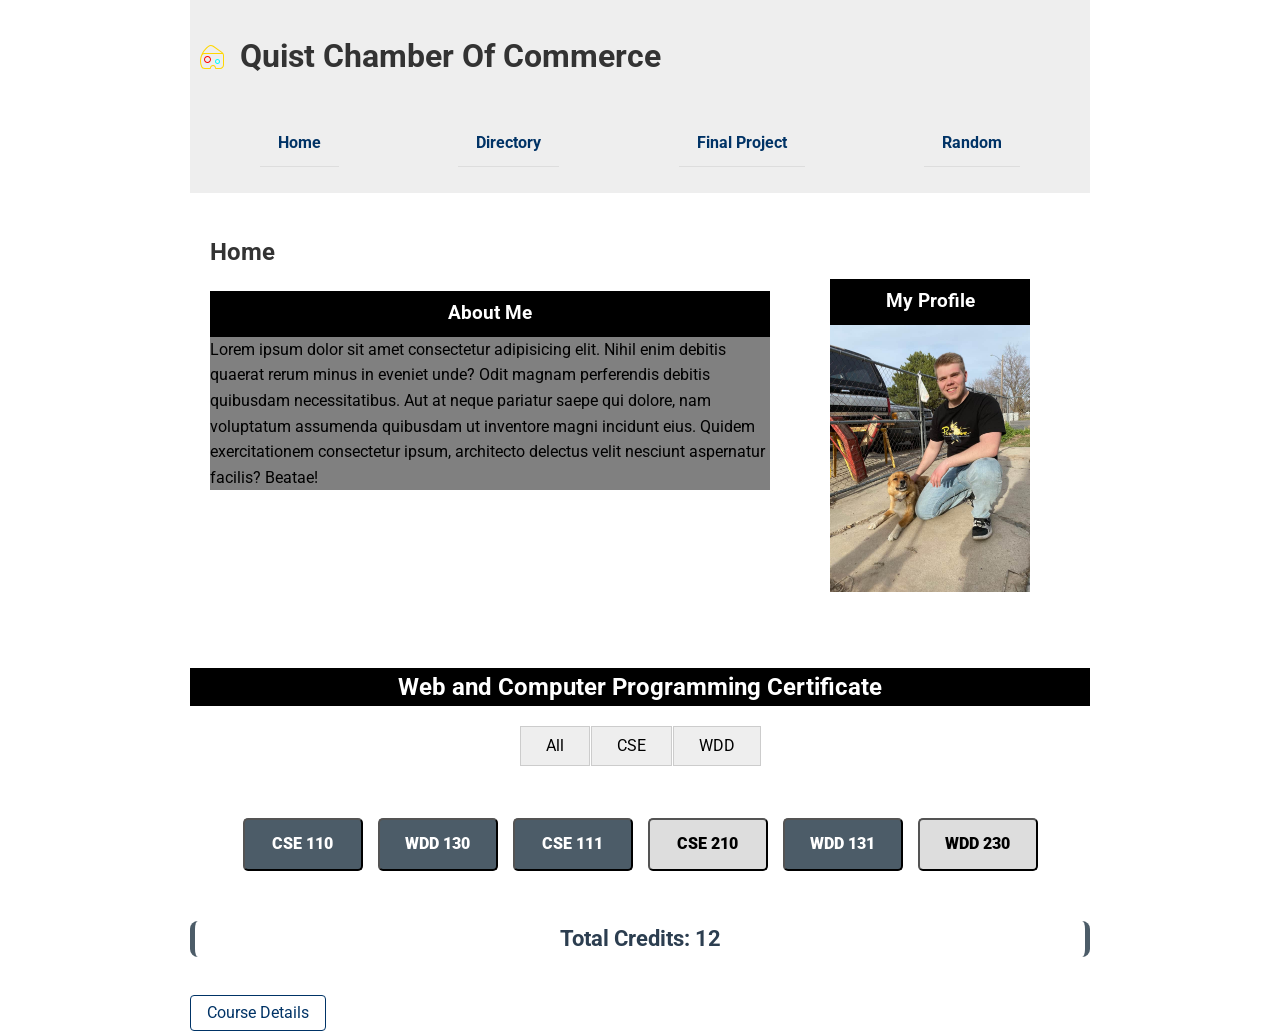
<file: index.html>
<!DOCTYPE html>
<html lang="en-US">

<head>
    <meta charset="UTF-8">
    <meta name="viewport" content="width=device-width, initial-scale=1.0">
    <meta name="description"
        content="This is the home page for my student Chamber of Commerce website. This is the landing page.">
    <meta name="author" content="Crash Rosquist">
    <title>Quist Chamber Of Commerce</title>

    <meta name="description"
        content="This is the home page for my student Chamber of Commerce website. This is the landing page.">
    <meta name="author" content="Crash Rosquist">
    <meta property="og:title" content="Quist Chamber Of Commerce">
    <meta property="og:type" content="website">
    <meta property="og:description" content="Welcome to the Quist Chamber of Commerce landing page.">
    <meta property="og:image" content="https://crashrosquist-crypto.github.io/wdd231/images/hero.jpg">
    <meta property="og:url" content="https://crashrosquist-crypto.github.io/wdd231/">
    <link rel="stylesheet" href="chamber/styles/normalize.css">
    <link rel="stylesheet" href="chamber/styles/base.css">
    <link rel="stylesheet" href="chamber/styles/larger.css">

    <link rel="icon" href="chamber/images/favicon.ico">
    <link rel="preconnect" href="https://fonts.googleapis.com">
    <link rel="preconnect" href="https://fonts.gstatic.com" crossorigin>
    <link href="https://fonts.googleapis.com/css2?family=Roboto:wght@400;700&display=swap" rel="stylesheet">
    <script src="chamber/scripts/main.js" type="module"></script>
</head>

<body>
    <header>
        <img src="chamber/images/cheese.svg" alt="site logo">
        <h1>Quist Chamber Of Commerce</h1>
        <button id="nav-button" class="hamburger" aria-label="navigation"></button>
        <nav id="nav-bar" class="navigation">
            <ul>
                <li class="current"><a href="#">Home</a></li>
                <li><a href="chamber/directory.html" class="active">Directory</a></li>
                <li><a href="finalproject/index.html">Final Project</a></li> 
                <li><a href="#">Random</a></li>
            </ul>
        </nav>
    </header>

    <main>
        <section class="home-container">
            <section class="about-text">
                <h2>Home</h2>
                <h3 class="section-title">About Me</h3>
                <p>Lorem ipsum dolor sit amet consectetur adipisicing elit. Nihil enim debitis quaerat rerum minus in
                    eveniet unde? Odit magnam perferendis debitis quibusdam necessitatibus. Aut at neque pariatur saepe
                    qui dolore, nam voluptatum assumenda quibusdam ut inventore magni incidunt eius. Quidem
                    exercitationem consectetur ipsum, architecto delectus velit nesciunt aspernatur facilis? Beatae!</p>
            </section>

            <figure class="profile-photo">
                <h3 class="section-title">My Profile</h3><img src="chamber/images/profile-pic.jpg"
                    alt="This is my Student Photo">
            </figure>
        </section>
        <section class="courses">
            <h2 class="course-heading">Web and Computer Programming Certificate</h2>

            <div class="filters">
                <button id="all">All</button>
                <button id="cse">CSE</button>
                <button id="wdd">WDD</button>
            </div>

            <div id="course-list-container"></div>

            <p id="total-credits"></p>
            <button class="button open-button">Course Details</button>
        </section>
        <dialog id="course-details">
            <h2>Modal Dialog</h2>
            <p>This is a modal dialog.</p>
            <button id="closeModal">Close</button>
        </dialog>

    </main>

    <footer>

    </footer>
</body>

</html>
</file>
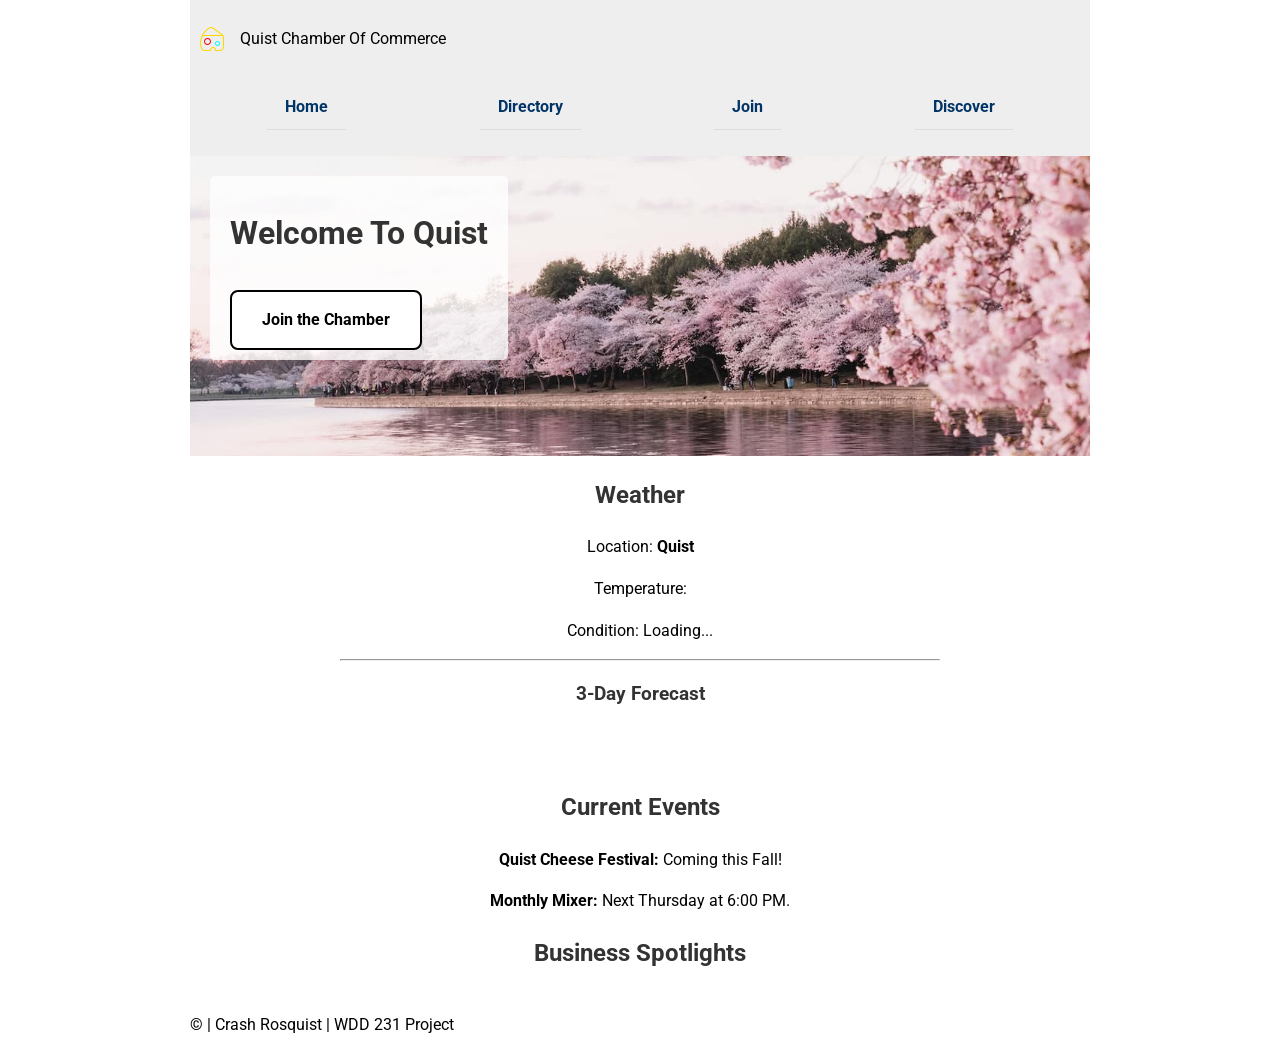
<file: chamber/index.html>
<!DOCTYPE html>
<html lang="en-US">

<head>
    <meta charset="UTF-8">
    <meta name="viewport" content="width=device-width, initial-scale=1.0">
    <meta name="description"
        content="The home page for Quist Chamber of Commerce, featuring local weather, events, and business spotlights.">
    <meta name="author" content="Crash Rosquist">
    <title>Home | Quist Chamber Of Commerce</title>

    <meta property="og:title" content="Quist Chamber Of Commerce">
    <meta property="og:type" content="website">
    <meta property="og:description"
        content="Welcome to the Quist Chamber of Commerce. Explore our community, weather, and local businesses.">
    <meta property="og:image" content="https://crashrosquist-crypto.github.io/wdd231/chamber/images/hero.jpg">
    <meta property="og:url" content="https://crashrosquist-crypto.github.io/wdd231/chamber/index.html">

    <link rel="stylesheet" href="styles/normalize.css">
    <link rel="stylesheet" href="styles/base.css">
    <link rel="stylesheet" href="styles/larger.css">

    <link rel="icon" href="images/favicon.ico">
    <link rel="preconnect" href="https://fonts.googleapis.com">
    <link rel="preconnect" href="https://fonts.gstatic.com" crossorigin>
    <link href="https://fonts.googleapis.com/css2?family=Roboto:wght@400;700&display=swap" rel="stylesheet">

    <script src="scripts/main.js" type="module"></script>
</head>

<body>
    <header>
        <img src="images/cheese.svg" alt="Quist Chamber Logo">
        <p>Quist Chamber Of Commerce</p>
        <button id="nav-button" class="hamburger" aria-label="Toggle Navigation"></button>
        <nav id="nav-bar" class="navigation">
            <ul>
                <li class="active"><a href="index.html">Home</a></li>
                <li><a href="directory.html">Directory</a></li>
                <li><a href="join.html">Join</a></li>
                <li><a href="discover.html">Discover</a></li>
            </ul>
        </nav>
    </header>

    <main>
        <section class="hero">
            <img src="images/hero.jpg" alt="Beautiful Cherry Blossoms in Quist City">
            <div class="hero-label">
                <h1>Welcome To Quist</h1>
                <a href="join.html" class="cta-button">Join the Chamber</a>
            </div>
        </section>

        <section id="weather">
            <h2>Weather</h2>
            <div class="weather-info">
                <p>Location: <strong>Quist</strong></p>
                <p>Temperature: <span id="current-temp"></span></p>
                <p>Condition: <span id="weather-description">Loading...</span></p>
                <hr>
                <h3>3-Day Forecast</h3>
                <ul id="forecast-list">
                </ul>
            </div>
        </section>

        <section id="events">
            <h2>Current Events</h2>
            <div class="event-card">
                <p><strong>Quist Cheese Festival:</strong> Coming this Fall!</p>
                <p><strong>Monthly Mixer:</strong> Next Thursday at 6:00 PM.</p>
            </div>
        </section>

        <section id="spotlights">
            <h2>Business Spotlights</h2>
            <div class="spotlight-cards">
            </div>
        </section>
    </main>

    <footer>
        <div class="footer-info">
            <p>&copy; <span id="currentyear"></span> | Crash Rosquist | WDD 231 Project</p>
            <p id="lastModified"></p>
        </div>
    </footer>
</body>

</html>
</file>
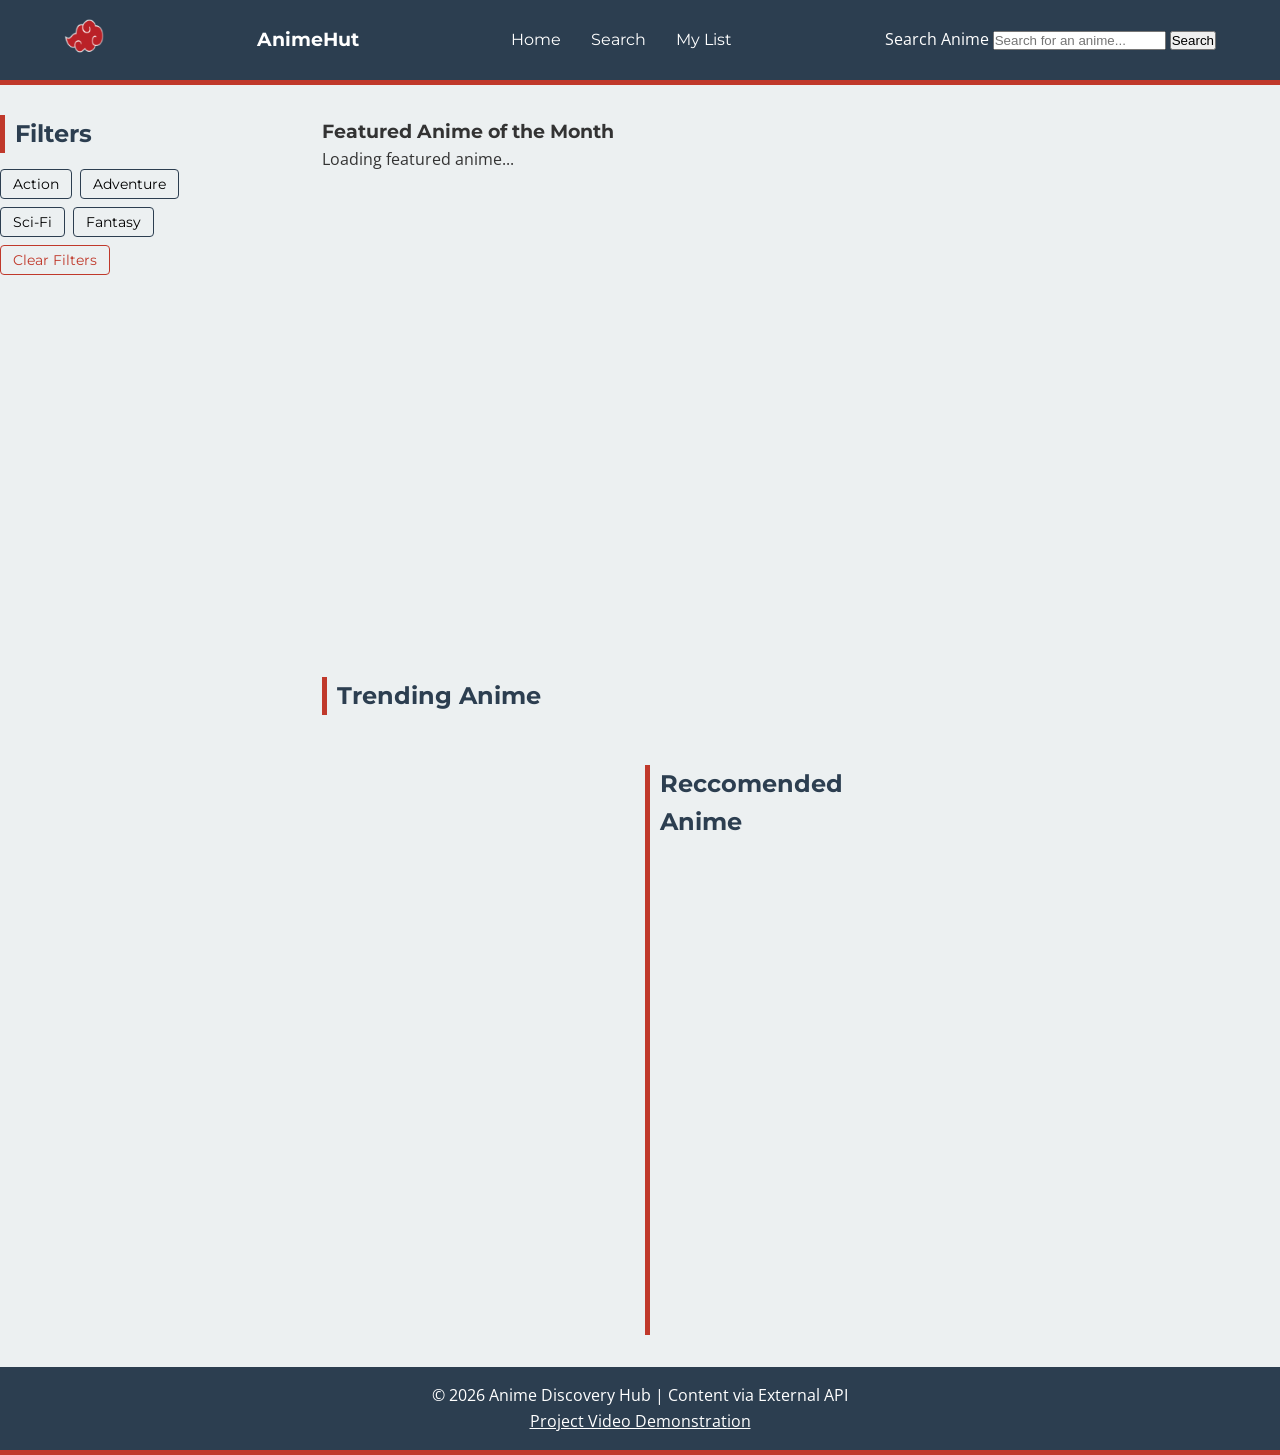
<file: finalproject/index.html>
<!DOCTYPE html>
<html lang="en">

<head>
    <meta charset="UTF-8">
    <meta name="viewport" content="width=device-width, initial-scale=1.0">
    <title>AnimeHut | Home</title>
    <link rel="icon" href="images/favicon.ico" type="image/x-icon">
    <meta name="description" content="Discover trending anime, ratings, and details at AnimeHut.">
    <meta name="author" content="Crash Rosquist">
    <meta property="og:title" content="AnimeHut | Discover Your Next Favorite Series">
    <meta property="og:description" content="Discover your next favorite series at AnimeHut. Explore trending titles, detailed ratings, and curated lists for every anime fan.">
    <meta property="og:image" content="https://crashrosquist-crypto.github.io/wdd231/finalproject/images/og-image.jpg">
    <meta property="og:url" content="https://crashrosquist-crypto.github.io/wdd231/finalproject/index.html">
    <meta property="og:type" content="website">    <link rel="preconnect" href="https://fonts.googleapis.com">
    <link rel="preconnect" href="https://fonts.gstatic.com" crossorigin>
    <link href="https://fonts.googleapis.com/css2?family=Montserrat:wght@700&family=Open+Sans:ital,wght@0,300..800;1,300..800&display=swap" rel="stylesheet">
    <link rel="stylesheet" href="styles/main.css">
    <link rel="stylesheet" href="styles/larger.css">
    <script src="scripts/main.js" type="module"></script>
</head>

<body>

    <header>
        <div class="logo">
            <img src="images/favicon.ico" alt="AnimeHut Logo">
        </div>
        <h1>AnimeHut</h1>

        <button id="menu-button" aria-label="Toggle Menu">&#9776;</button>

        <nav class="main-nav">
            <ul id="nav-list">
                <li><a href="index.html" class="active">Home</a></li>
                <li><a href="search.html">Search</a></li>
                <li><a href="mylist.html">My List</a></li>
            </ul>
        </nav>
        <div class="search-container">
            <form action="search.html" method="GET">
                <label for="anime-search" class="visually-hidden">Search Anime</label>
                <input type="text" name="query" id="anime-search" placeholder="Search for an anime..." required>
                <button type="submit" id="search-btn">Search</button>
            </form>
        </div>
    </header>

    <div class="container">
        <aside class="sidebar">
            <h2>Filters</h2>
            <ul id="filter-list">
                <li><button class="filter-btn" data-genre="Action">Action</button></li>
                <li><button class="filter-btn" data-genre="Adventure">Adventure</button></li>
                <li><button class="filter-btn" data-genre="Sci-Fi">Sci-Fi</button></li>
                <li><button class="filter-btn" data-genre="Fantasy">Fantasy</button></li>
                <li><button class="filter-btn" data-genre="all">Clear Filters</button></li>
            </ul>
        </aside>

        <main>
            <section class="hero">
                <h3>Featured Anime of the Month</h3>
                <div id="hero-content">
                    <p>Loading featured anime...</p>
                </div>
            </section>

            <div class="section-banner">
                <h2>Trending Anime</h2>
            </div>

            <section class="anime-grid" id="anime-list">
                <h2>Reccomended Anime</h2>
            </section>
        </main>
    </div>

    <footer>
        <p>&copy; 2026 Anime Discovery Hub | Content via External API</p>
        <a href="https://youtu.be/qPaWDbqFn7M" class="video-link">Project Video Demonstration</a>
    </footer>

    <dialog id="anime-modal">
        <div class="modal-content">
            <button id="close-modal" aria-label="Close Modal">&times;</button>
            <div id="modal-details">
                </div>
        </div>
    </dialog>
</body>

</html>
</file>
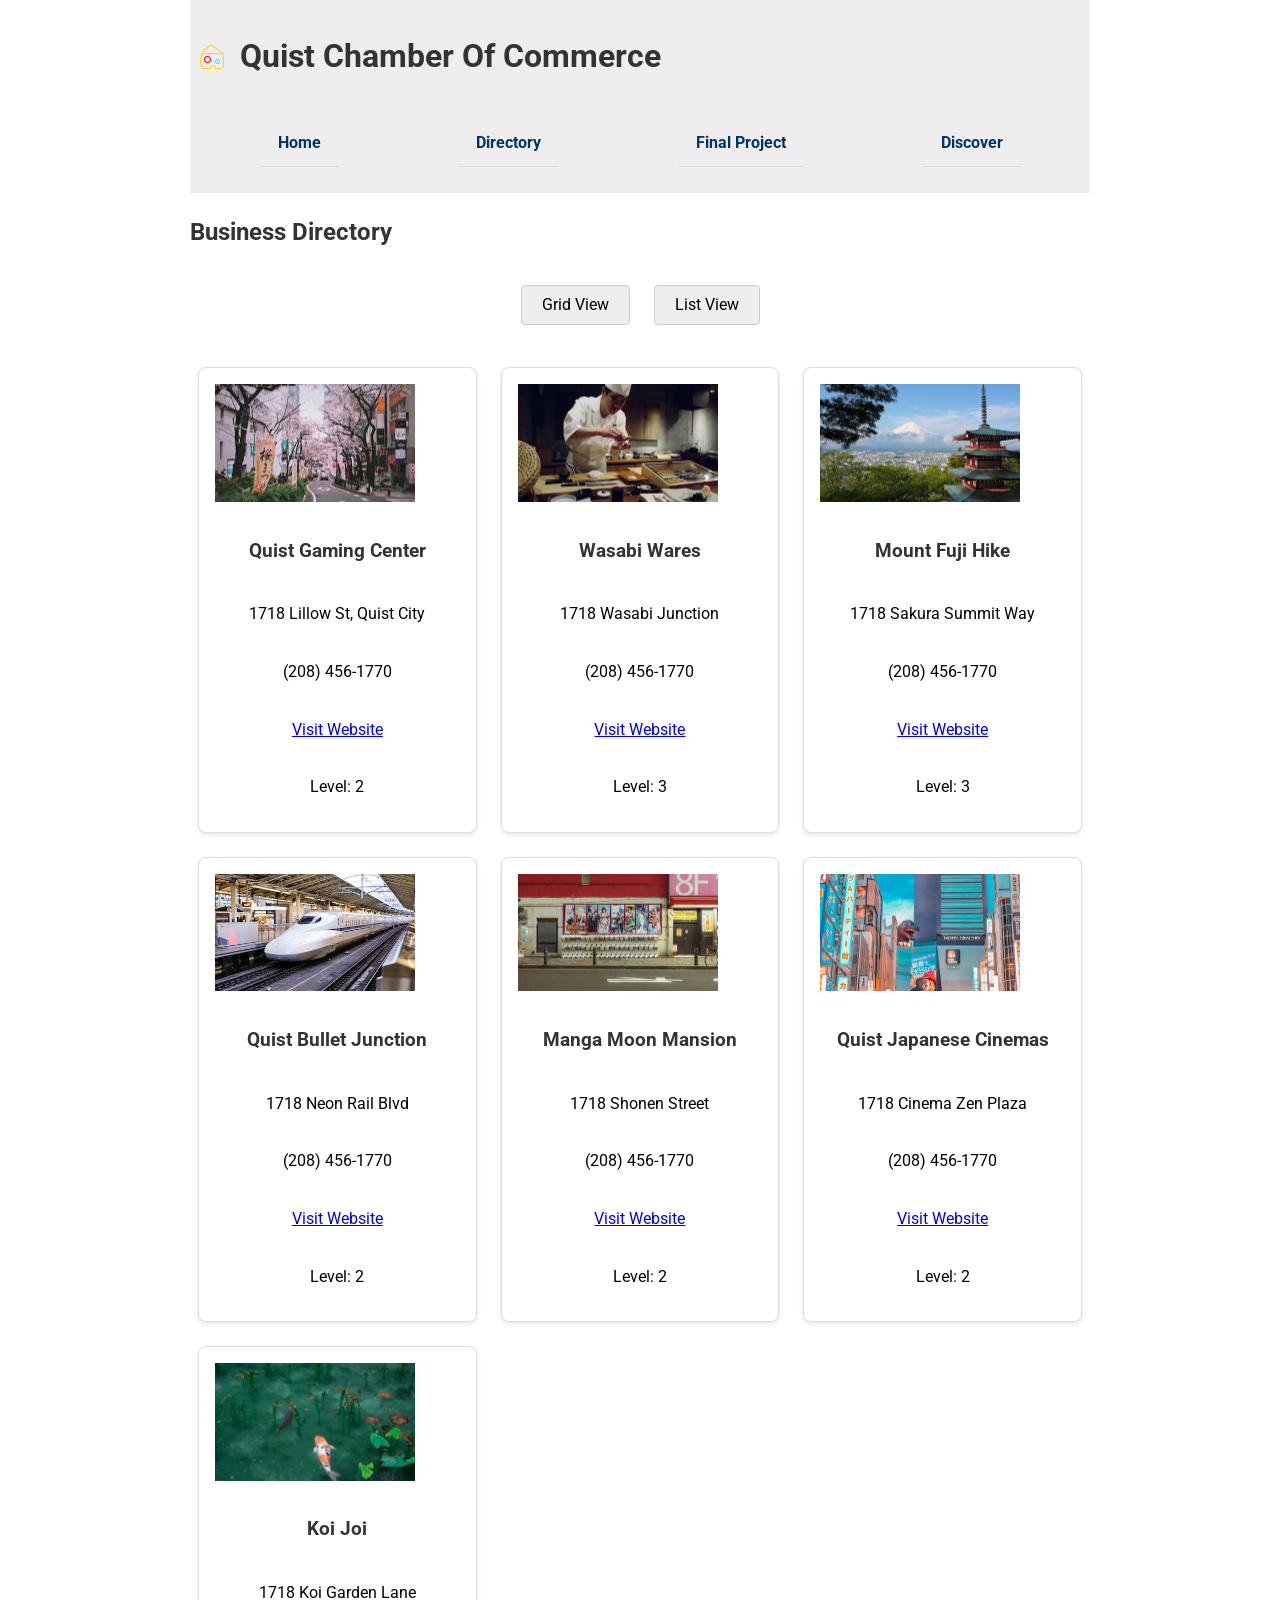
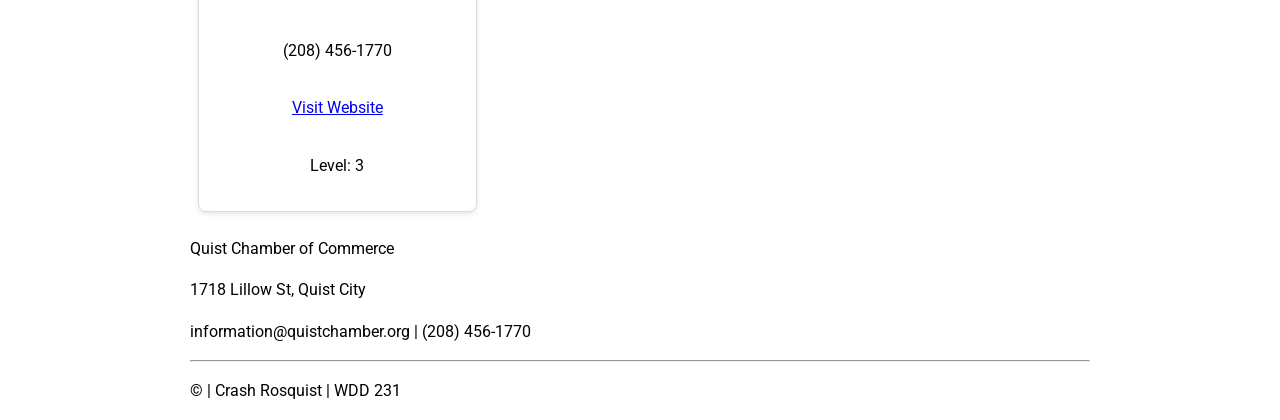
<file: chamber/directory.html>
<!DOCTYPE html>
<html lang="en-US">

<head>
    <meta charset="UTF-8">
    <meta name="viewport" content="width=device-width, initial-scale=1.0">
    <meta name="description"
        content="The Directory page for Quist City. Where you can connect with local businesses through the official Website.">
    <meta name="author" content="Crash Rosquist">
    <title>Directory | Quist Chamber of Commerce</title>

    <link rel="icon" href="images/favicon.ico">

    <meta property="og:title" content="Quist Chamber of Commerce Directory">
    <meta property="og:type" content="website">
    <meta property="og:image" content="https://crashrosquist-crypto.github.io/wdd231/chamber/images/hero.jpg">
    <meta property="og:url" content="https://crashrosquist-crypto.github.io/wdd231/chamber/directory.html">
    <meta property="og:description"
        content="Explore local businesses in Quist City through our official Chamber Directory.">
    <link rel="stylesheet" href="styles/normalize.css">
    <link rel="stylesheet" href="styles/base.css">
    <link rel="stylesheet" href="styles/larger.css">
    <link rel="preconnect" href="https://fonts.googleapis.com">
    <link rel="preconnect" href="https://fonts.gstatic.com" crossorigin>
    <link href="https://fonts.googleapis.com/css2?family=Roboto:wght@400;700&display=swap" rel="stylesheet">
    <script src="scripts/main.js" type="module"></script>
    <script src="scripts/directory.js" type="module"></script>

</head>

<body>
    <header>
        <img src="images/cheese.svg" alt="Quist Chamber Logo" width="24" height="24">
        <h1>Quist Chamber Of Commerce</h1>
        <button id="nav-button" class="hamburger" aria-label="navigation"></button>
        <nav id="nav-bar" class="navigation">
            <ul>
                <li class="current"><a href="index.html">Home</a></li>
                <li><a href="directory.html" class="active">Directory</a></li>
                <li><a href="#">Final Project</a></li>
                <li><a href="discover.html">Discover</a></li>
            </ul>
        </nav>
    </header>

    <main>
        <h2>Business Directory</h2>

        <div class="menu-controls">
            <button id="grid" aria-label="grid view">Grid View</button>
            <button id="list" aria-label="list view">List View</button>
        </div>

        <article id="members-container" class="grid"></article>

    </main>

    <footer>
        <div class="contact-info">
            <p>Quist Chamber of Commerce</p>
            <p>1718 Lillow St, Quist City</p>
            <p>information@quistchamber.org | (208) 456-1770</p>
        </div>
        <hr>
        <p>
            &copy; <span id="currentyear"></span> | Crash Rosquist | WDD 231
        </p>
        <p id="lastModified"></p>
    </footer>
</body>

</html>
</file>
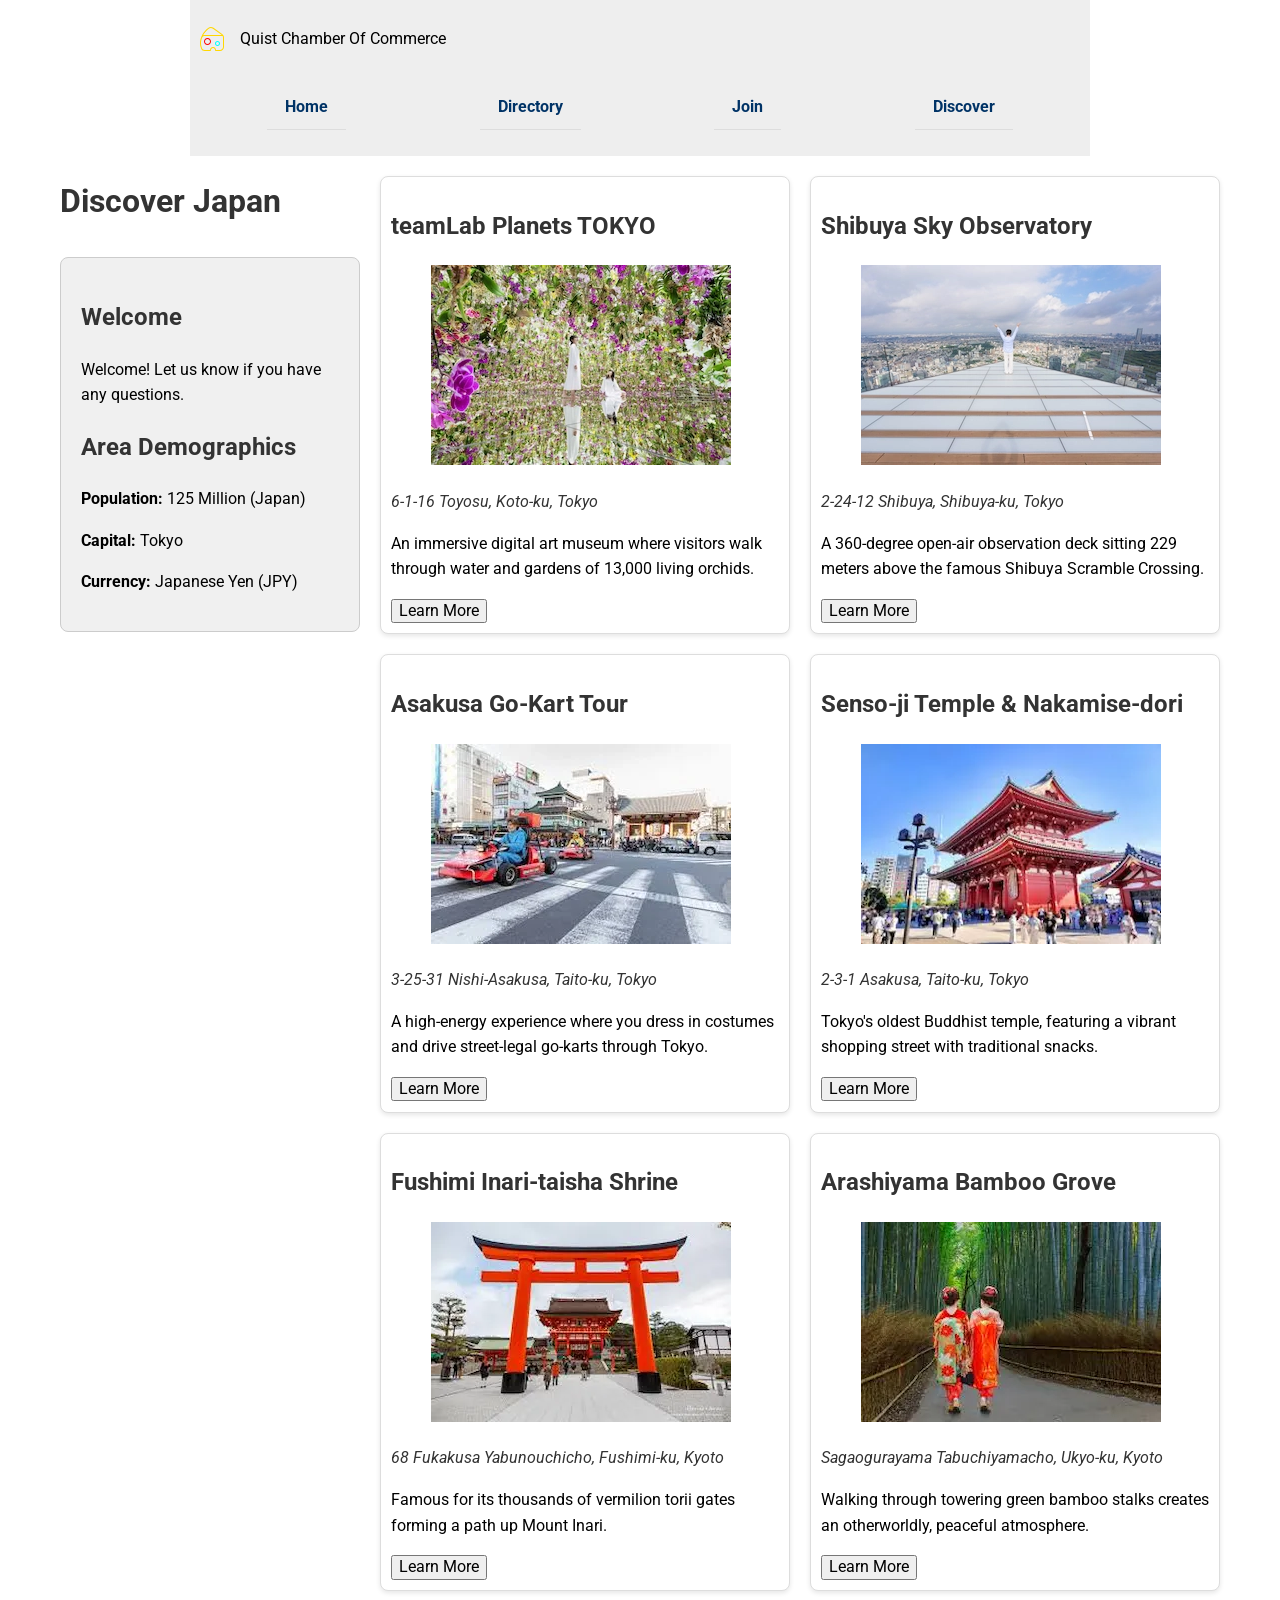
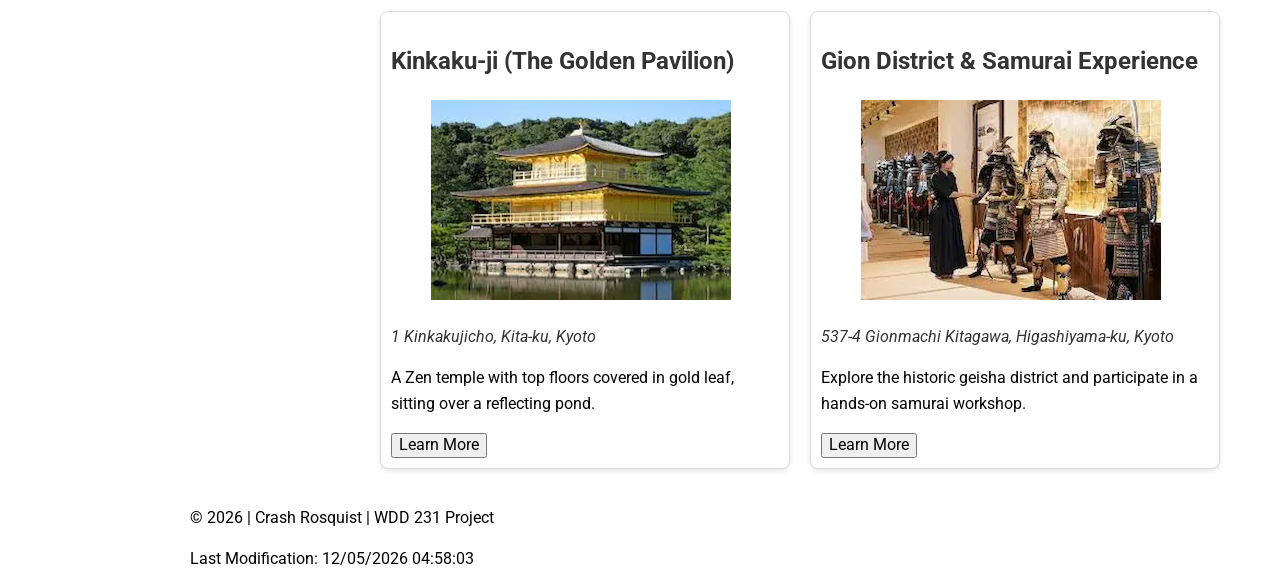
<file: chamber/discover.html>
<!DOCTYPE html>
<html lang="en-US">

<head>
    <meta charset="UTF-8">
    <meta name="viewport" content="width=device-width, initial-scale=1.0">
    <meta name="description" content="Discover the beauty and attractions of Japan, curated by the Quist Chamber of Commerce.">
    <meta name="author" content="Crash Rosquist">
    <title>Discover | Quist Chamber Of Commerce</title>

    <meta property="og:title" content="Discover Japan - Quist Chamber">
    <meta property="og:type" content="website">
    <meta property="og:description" content="Explore local highlights, from Tokyo's digital art to Kyoto's historic shrines.">
    <meta property="og:image" content="https://crashrosquist-crypto.github.io/wdd231/chamber/images/hero.jpg">
    <meta property="og:url" content="https://crashrosquist-crypto.github.io/wdd231/chamber/discover.html">

    <link rel="stylesheet" href="styles/normalize.css">
    <link rel="stylesheet" href="styles/base.css">
    <link rel="stylesheet" href="styles/larger.css">

    <link rel="icon" href="images/favicon.ico">
    <link rel="preconnect" href="https://fonts.googleapis.com">
    <link rel="preconnect" href="https://fonts.gstatic.com" crossorigin>
    <link href="https://fonts.googleapis.com/css2?family=Roboto:wght@400;700&display=swap" rel="stylesheet">

    <script src="scripts/activities.js" type="module"></script>
</head>

<body>
    <header>
        <img src="images/cheese.svg" alt="Quist Chamber Logo">
        <p>Quist Chamber Of Commerce</p>
        <button id="nav-button" class="hamburger" aria-label="Toggle Navigation"></button>
        <nav id="nav-bar" class="navigation">
            <ul>
                <li><a href="index.html">Home</a></li>
                <li><a href="directory.html">Directory</a></li>
                <li><a href="join.html">Join</a></li>
                <li class="active"><a href="discover.html">Discover</a></li>
            </ul>
        </nav>
    </header>

    <main class="discover-grid">
        <h1>Discover Japan</h1>
        <aside class="sidebar">
            <section class="visitor-message">
                <h2>Welcome</h2>
                <p id="visit-msg"></p> </section>

            <section class="stats">
                <h2>Area Demographics</h2>
                <p><strong>Population:</strong> 125 Million (Japan)</p>
                <p><strong>Capital:</strong> Tokyo</p>
                <p><strong>Currency:</strong> Japanese Yen (JPY)</p>
            </section>
        </aside>

        <section id="places-container" class="gallery">
            </section>
    </main>

    <footer>
        <div class="footer-info">
            <p>&copy; <span id="currentyear"></span> | Crash Rosquist | WDD 231 Project</p>
            <p id="lastModified"></p>
        </div>
    </footer>
</body>
</html>
</file>
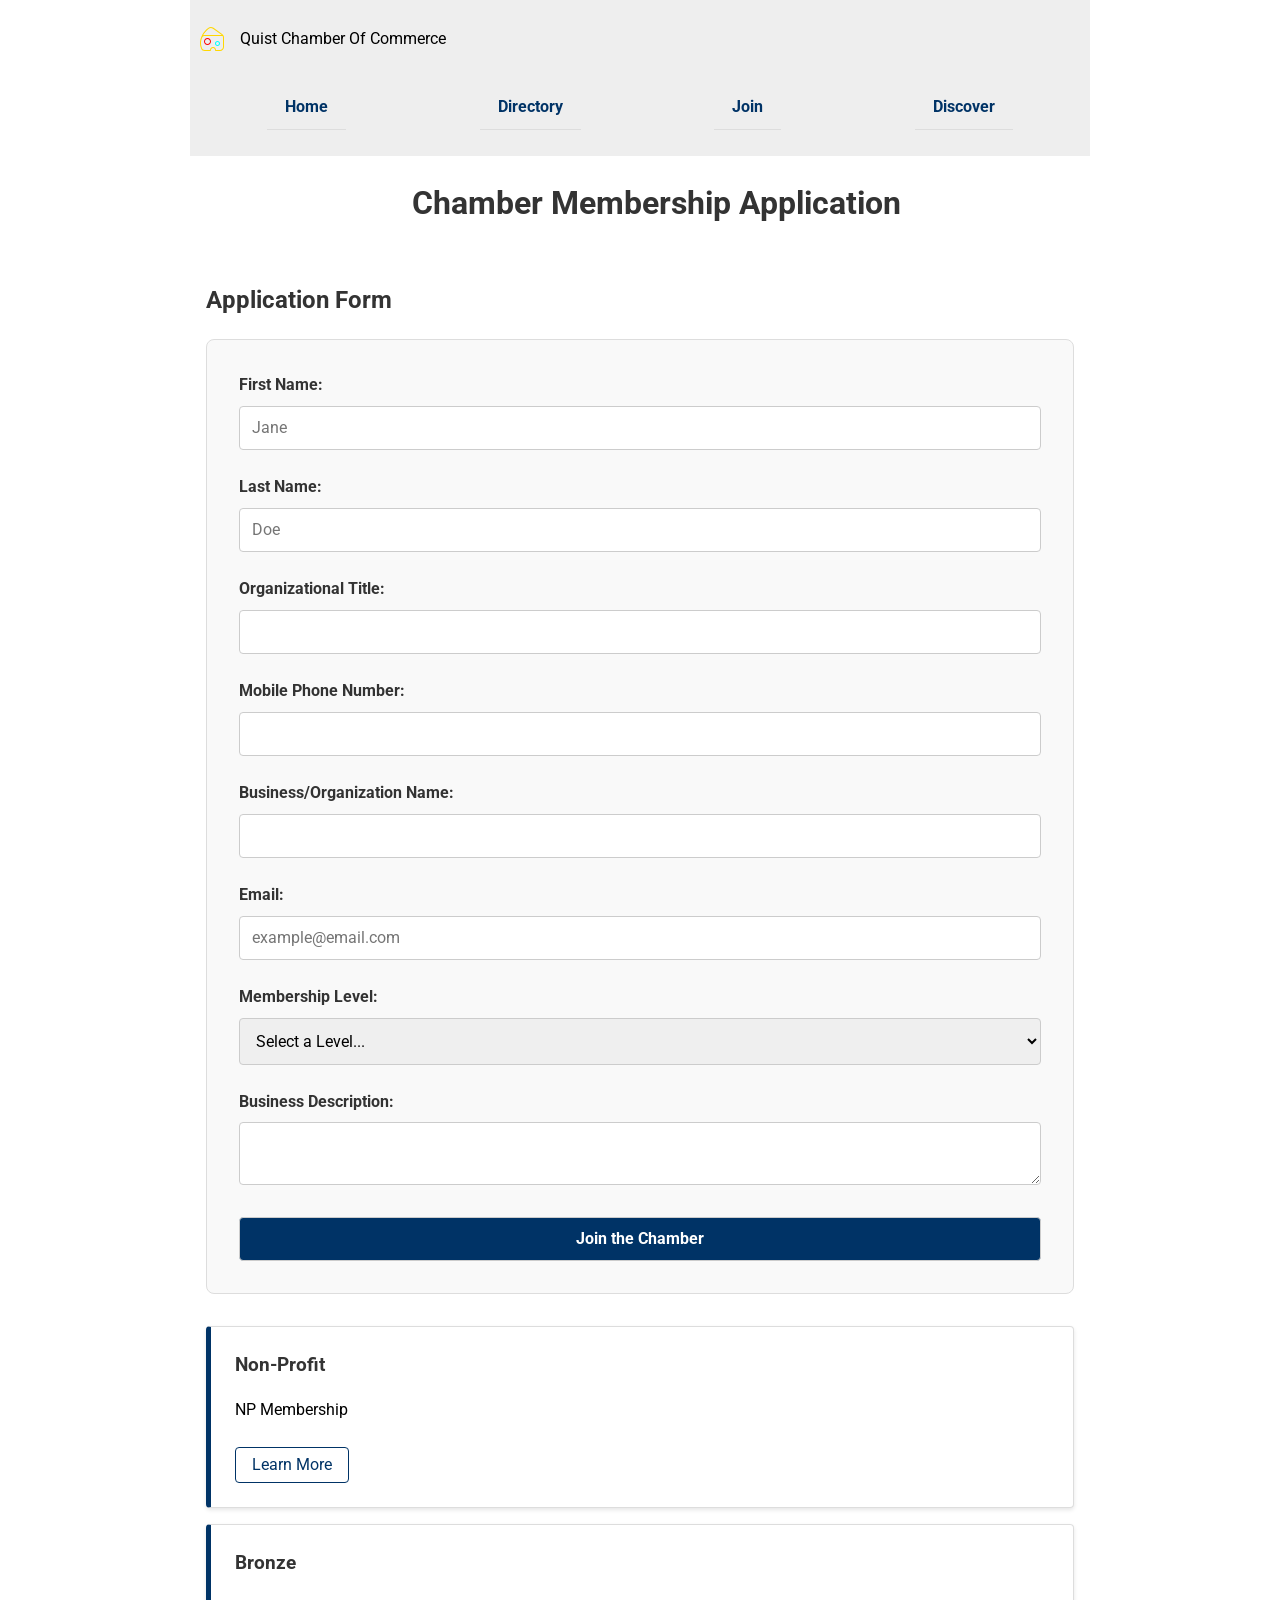
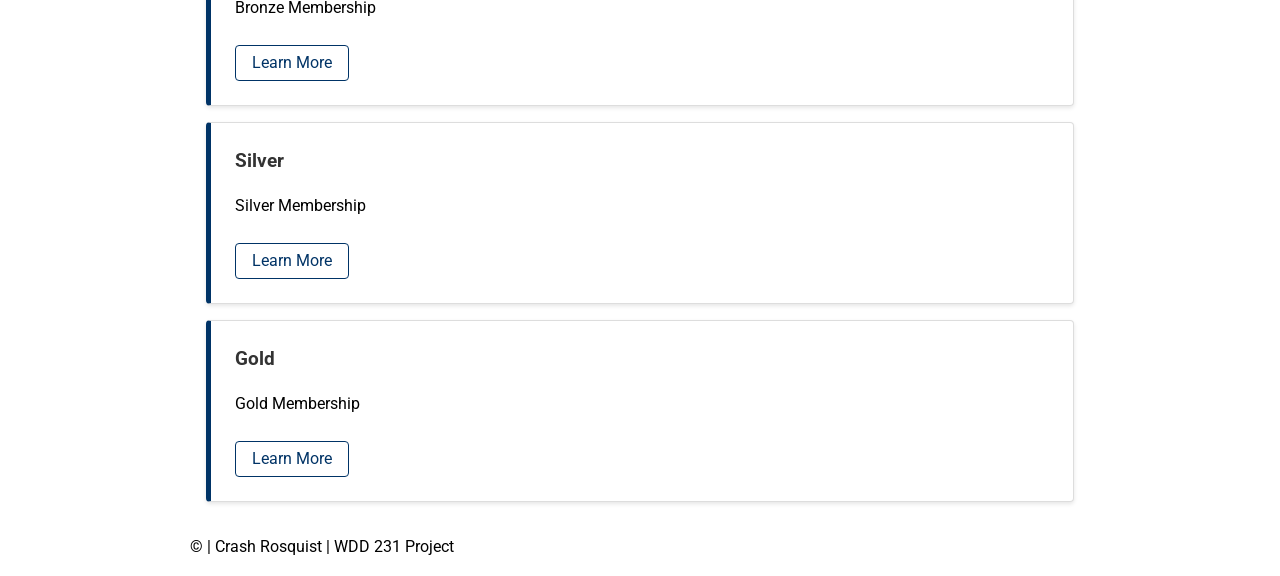
<file: chamber/join.html>
<!DOCTYPE html>
<html lang="en">

<head>
    <meta charset="UTF-8">
    <meta name="viewport" content="width=device-width, initial-scale=1.0">
    <meta name="description" content="Apply for a membership with the Quist Chamber of Commerce. Choose from NP, Bronze, Silver, or Gold levels to grow your business.">
    <meta name="author" content="Crash Rosquist">
    <title>Join the Quist Chamber of Commerce | Membership Application</title>

    <meta property="og:title" content="Quist Chamber Of Commerce">
    <meta property="og:type" content="website">
    <meta property="og:description"
        content="Welcome to the Quist Chamber of Commerce. Explore our community, weather, and local businesses.">
    <meta property="og:image" content="https://crashrosquist-crypto.github.io/wdd231/chamber/images/hero.jpg">
    <meta property="og:url" content="https://crashrosquist-crypto.github.io/wdd231/chamber/index.html">

    <link rel="stylesheet" href="styles/normalize.css">
    <link rel="stylesheet" href="styles/base.css">
    <link rel="stylesheet" href="styles/larger.css">

    <link rel="icon" href="images/favicon.ico">
    <link rel="preconnect" href="https://fonts.googleapis.com">
    <link rel="preconnect" href="https://fonts.gstatic.com" crossorigin>
    <link href="https://fonts.googleapis.com/css2?family=Roboto:wght@400;700&display=swap" rel="stylesheet">

    <script src="scripts/main.js" type="module"></script>
    <script src="scripts/join.js" type="module"></script>
</head>

<body>
    <header>
        <img src="images/cheese.svg" alt="Quist Chamber Logo">
        <p>Quist Chamber Of Commerce</p>
        <button id="nav-button" class="hamburger" aria-label="Toggle Navigation"></button>
        <nav id="nav-bar" class="navigation">
            <ul>
                <li class="active"><a href="index.html">Home</a></li>
                <li><a href="directory.html">Directory</a></li>
                <li><a href="join.html">Join</a></li>
                <li><a href="discover.html">Discover</a></li>
            </ul>
        </nav>
    </header>
    <main>
    <h1 class="membership-text">Chamber Membership Application</h1>
    <div class="join-container">
    <section class="form-section">
        <h2>Application Form</h2>
        <form method="get" action="thankyou.html">
            
            <label>First Name:
                <input name="firstName" id="firstName" type="text" required autocomplete="given-name" title="Enter your first name" placeholder="Jane">
            </label>

            <label>Last Name:
                <input name="lastName" id="lastName" type="text" required autocomplete="family-name" title="Enter your last name" placeholder="Doe">
            </label>

            <label>Organizational Title:
                <input type="text" id="orgTitle" name="orgTitle" 
                pattern="[A-Za-z\s\-]{7,}" 
                title="Minimum 7 characters (letters, spaces, or hyphens only)" 
                autocomplete="organization-title">
            </label>

            <label>Mobile Phone Number:
                <input type="tel" id="phone" name="phone" required 
                title="Please enter your mobile phone number" 
                autocomplete="tel">
            </label>

            <label>Business/Organization Name:
                <input type="text" id="orgName" name="orgName" required 
                title="Enter your business name" 
                autocomplete="organization">
            </label>

            <label>Email:
                <input name="email" id="email" type="email" required
                title="Please enter your email" 
                placeholder="example@email.com" 
                autocomplete="email">
            </label>

            <label>Membership Level:
                <select id="membership" name="membership" required>
                    <option value="" selected disabled>Select a Level...</option>
                    <option value="np">Non-Profit (NP)</option>
                    <option value="bronze">Bronze</option>
                    <option value="silver">Silver</option>
                    <option value="gold">Gold</option>
                </select>
            </label>

            <label>Business Description:
                <textarea id="description" name="description" title="Tell us about your organization"></textarea>
            </label>

            <input type="hidden" id="timestamp" name="timestamp">

            <input type="submit" value="Join the Chamber" class="submitBtn">
            
        </form>
    </section>

    <section class="membership-cards">
        <h3>Membership Levels</h3>
        </section>
</div>
</main>




    <footer>
        <div class="footer-info">
            <p>&copy; <span id="currentyear"></span> | Crash Rosquist | WDD 231 Project</p>
            <p id="lastModified"></p>
        </div>
    </footer>
</body>

</html>
</file>
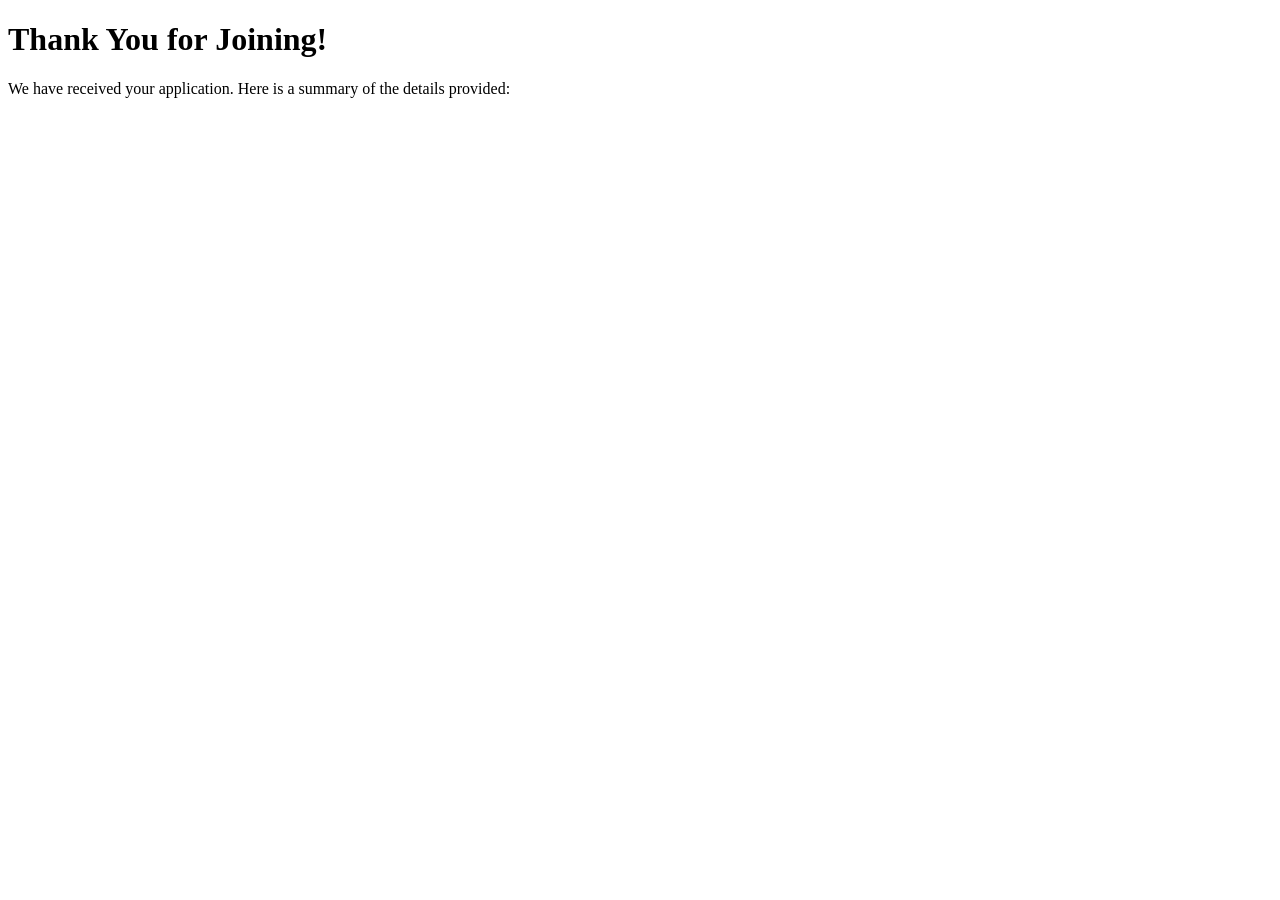
<file: chamber/thankyou.html>
<!DOCTYPE html>
<html lang="en">
<head>
    <meta charset="UTF-8">
    <meta name="viewport" content="width=device-width, initial-scale=1.0">
    <script src="scripts/main.js" type="module"></script>
    <script src="scripts/thankyou.js" type="module"></script>
    <title>Thank You</title>
</head>
<body>
    <main>
    <h1>Thank You for Joining!</h1>
    <p>We have received your application. Here is a summary of the details provided:</p>
    
    <div id="results">
        </div>
</main>
</body>
</html>
</file>
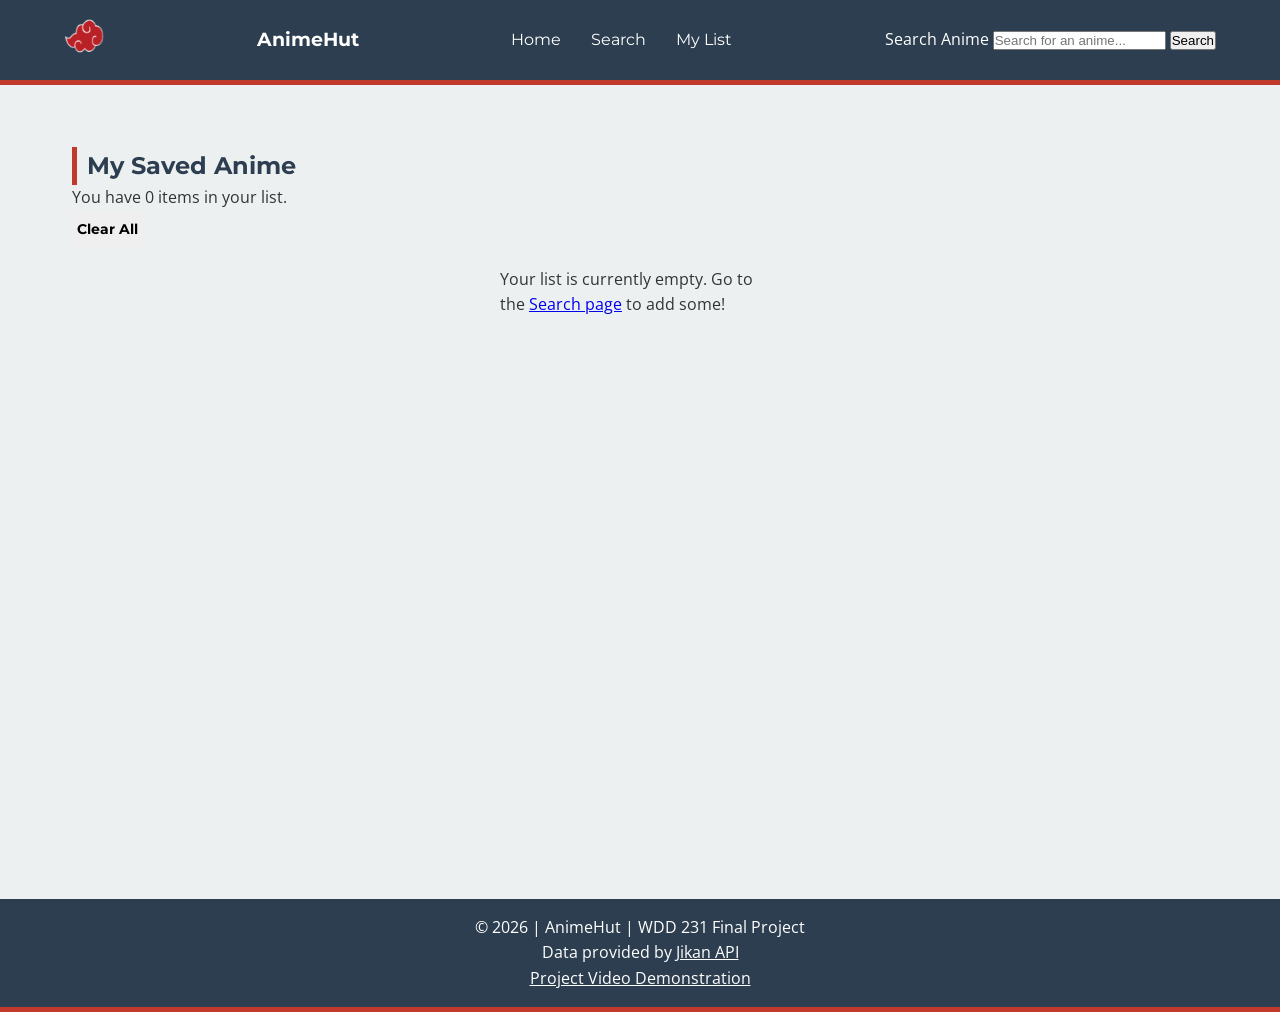
<file: finalproject/mylist.html>
<!DOCTYPE html>
<html lang="en">
<head>
    <meta charset="UTF-8">
    <meta name="viewport" content="width=device-width, initial-scale=1.0">
    <title>AnimeHut | My List</title>
    <meta name="description" content="View and manage your personal collection of saved anime on AnimeHut.">
    <meta name="author" content="Crash Rosquist">
    <meta property="og:title" content="AnimeHut | My List">
    <meta property="og:description" content="View and manage your personal collection of saved anime on AnimeHut.">
    <meta property="og:image" content="https://crashrosquist-crypto.github.io/wdd231/finalproject/images/og-image.jpg">
    <meta property="og:url" content="https://crashrosquist-crypto.github.io/wdd231/finalproject/mylist.html">
    <meta property="og:type" content="website">
    
    <link rel="preconnect" href="https://fonts.googleapis.com">
    <link rel="preconnect" href="https://fonts.gstatic.com" crossorigin>
    <link href="https://fonts.googleapis.com/css2?family=Montserrat:wght@700&family=Open+Sans:wght@400;700&display=swap" rel="stylesheet">
    
    <link rel="icon" href="images/favicon.ico" type="image/x-icon">
    <link rel="stylesheet" href="styles/main.css">
    <link rel="stylesheet" href="styles/larger.css">
    <script src="scripts/mylist.js" type="module"></script>
</head>
<body>
    <header>
        <div class="logo">
            <img src="images/favicon.ico" alt="AnimeHut Logo">
        </div> 
        <h1>AnimeHut</h1>
        
        <button id="menu-button" aria-label="Toggle Menu">&#9776;</button>

        <nav class="main-nav">
            <ul id="nav-list">
                <li><a href="index.html">Home</a></li>
                <li><a href="search.html">Search</a></li>
                <li><a href="mylist.html" class="active">My List</a></li>
            </ul>
        </nav>
        <div class="search-container">
            <form action="search.html" method="GET">
                <label for="anime-search" class="visually-hidden">Search Anime</label>
                <input type="text" name="query" id="main-search-input" placeholder="Search for an anime..." required>
                <button type="submit" id="search-button">Search</button>
            </form>
        </div>
        
        
    </header>

    <main>
        <section class="list-header">
            <h2>My Saved Anime</h2>
            <p id="list-count">You have 0 items in your list.</p>
            <button id="clear-list" class="btn">Clear All</button>
        </section>

        <div id="mylist-grid" class="anime-results-grid">
            <p>Your list is currently empty. Go to the <a href="search.html">Search page</a> to add some!</p>
        </div>
    </main>

    <footer>
        <p>&copy; 2026 | AnimeHut | WDD 231 Final Project</p>
        <p>Data provided by <a href="https://jikan.moe/">Jikan API</a></p>
        <a href="https://youtu.be/qPaWDbqFn7M" class="video-link">Project Video Demonstration</a>
    </footer>
    
    <dialog id="anime-modal">
        <div class="modal-content">
            <button id="close-modal" aria-label="Close Modal">&times;</button>
            <div id="modal-details">
                </div>
        </div>
    </dialog>
</body>
</html>
</file>
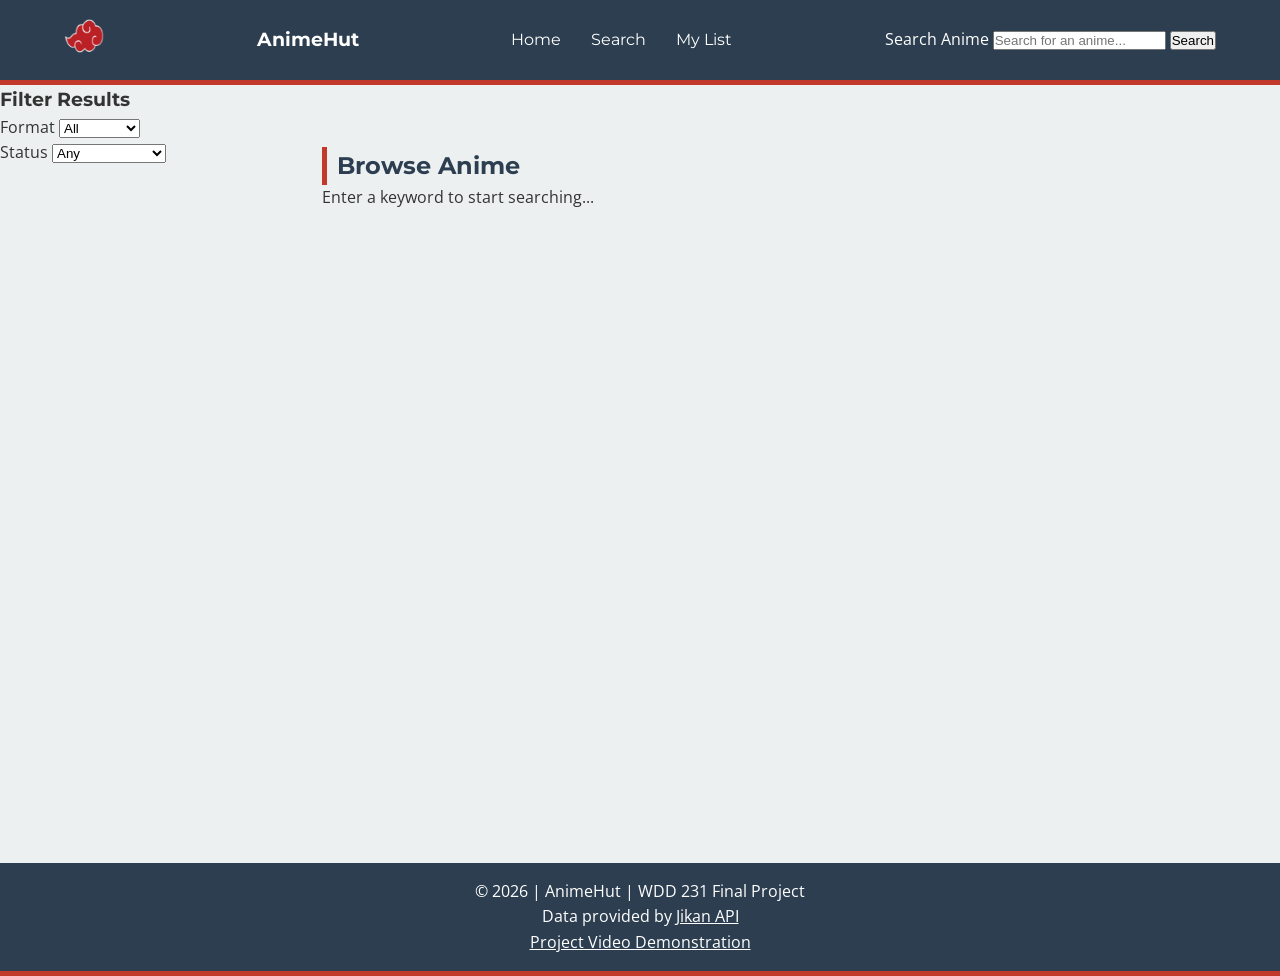
<file: finalproject/search.html>
<!DOCTYPE html>
<html lang="en">

<head>
    <meta charset="UTF-8">
    <meta name="viewport" content="width=device-width, initial-scale=1.0">
    <title>AnimeHut | Home</title>
    <link rel="icon" href="images/favicon.ico" type="image/x-icon">
    <meta name="description" content="Discover trending anime, ratings, and details at AnimeHut.">
    <meta name="author" content="Crash Rosquist">
    <meta property="og:title" content="AnimeHut | Search Your Favorite Anime">
    <meta property="og:description" content="Search and discover trending anime, ratings, and details at AnimeHut.">
    <meta property="og:image" content="https://crashrosquist-crypto.github.io/wdd231/finalproject/images/og-image.jpg"> <meta property="og:url" content="https://crashrosquist-crypto.github.io/wdd231/finalproject/search.html">
    <meta property="og:type" content="website">
    <link rel="preconnect" href="https://fonts.googleapis.com">
    <link rel="preconnect" href="https://fonts.gstatic.com" crossorigin>
    <link
        href="https://fonts.googleapis.com/css2?family=Montserrat:wght@700&family=Open+Sans:ital,wght@0,300..800;1,300..800&display=swap"
        rel="stylesheet">
    <link rel="stylesheet" href="styles/main.css">
    <link rel="stylesheet" href="styles/larger.css">
    <script src="scripts/search.js" type="module"></script>
</head>

<body>

    <header>
        <div class="logo">
            <img src="images/favicon.ico" alt="AnimeHut Logo">
        </div>
        <h1>AnimeHut</h1>

        <button id="menu-button" aria-label="Toggle Menu">&#9776;</button>

        <nav class="main-nav">
            <ul id="nav-list">
                <li><a href="index.html">Home</a></li>
                <li><a href="search.html" class="active">Search</a></li>
                <li><a href="mylist.html">My List</a></li>
            </ul>
        </nav>
        <div class="search-container">
            <form action="search.html" method="GET">
                <label for="anime-search" class="visually-hidden">Search Anime</label>
                <input type="text" name="query" id="main-search-input" placeholder="Search for an anime..." required>
                <button type="submit" id="search-button">Search</button>
            </form>
        </div>
    </header>

    <div class="container">
        <aside class="sidebar">
            <h3>Filter Results</h3>
            <div class="filter-group">
                <label for="filter-format">Format</label>
                <select id="filter-format">
                    <option value="all">All</option>
                    <option value="tv">TV Series</option>
                    <option value="movie">Movie</option>
                    <option value="ova">OVA</option>
                </select>
            </div>
            <div class="filter-group">
                <label for="filter-status">Status</label>
                <select id="filter-status">
                    <option value="all">Any</option>
                    <option value="airing">Currently Airing</option>
                    <option value="complete">Finished</option>
                </select>
            </div>
        </aside>
        <main>
            <section class="results-header">
                <h2 id="results-title">Browse Anime</h2>
                <p id="search-status">Enter a keyword to start searching...</p>
            </section>

            <div id="anime-results-grid" class="grid-container">
            </div>

            <dialog id="anime-details-modal">
                <div id="modal-content">
                </div>
                <button id="close-modal" class="btn">Close</button>
            </dialog>
        </main>
    </div>
    <footer>
        <p>&copy; 2026 | AnimeHut | WDD 231 Final Project</p>
        <p>Data provided by <a href="https://jikan.moe/">Jikan API</a></p>
        <a href="https://youtu.be/qPaWDbqFn7M" class="video-link">Project Video Demonstration</a>
    </footer>
<dialog id="anime-modal">
        <div class="modal-content">
            <button id="close-modal" aria-label="Close Modal">&times;</button>
            <div id="modal-details">
                </div>
        </div>
    </dialog>
</body>

</html>
</file>
<file: chamber/styles/base.css>
* {
  box-sizing: border-box;
}

body {
  font-family: 'Roboto', sans-serif;
  line-height: 1.6;
  color: #333;
  margin: 0;
  padding: 0;
}

h1,
h2,
h3 {
  font-weight: 700;
  color: #333;
}

header {
  display: grid;
  grid-template-columns: 24px auto 44px;
  align-items: center;
  column-gap: 1rem;
  padding: 10px;
  background-color: #eee;
  width: 100%;
  box-sizing: border-box;
}


header img {
  width: 24px;
  height: 24px;
  justify-self: center;
  align-self: center;
  object-fit: contain;

}

.hamburger {
  width: 44px;
  height: 44px;
  background: none;
  border: none;
  font-size: 2rem;
  cursor: pointer;
}

.hamburger::before {
  content: "\2630";
}

.hamburger.show::before {
  content: "\00D7";
}

.navigation {
  display: none;
  grid-column: 1/4;
  list-style: none;
  padding: 0;
  margin: 0;
}

.navigation.show {
  display: block;
}

.navigation ul {
  list-style: none;
  padding: 0;
  justify-content: space-around;
}

.navigation li {
  padding: 10px;
  border-bottom: 1px solid #ddd;
}

.home-container {
  display: block;
  padding: 20px;
}

.home-container img {
  width: 100%;
  height: auto;
  margin-top: 20px;
}

.home-container p {
  display: flex;

}

.section-title {
  background-color: black;
  color: #ffffff;
  padding: 0.5rem;
  margin-bottom: 0;
  text-align: center;

}

.profile-photo {
  margin-top: 3rem;
}

.about-text p {
  background-color: gray;

  margin: 0;
}

#course-list-container {
  display: flex;
  flex-wrap: wrap;
  gap: 15px;
  padding: 20px;
  justify-content: center;
}

.course-card {
  background-color: #ddd;
  padding: 15px;
  border-radius: 5px;
  min-width: 120px;
  text-align: center;
  font-weight: bold;
}

.completed {
  background-color: #4c5c68;
  color: white;
}

.filters {
  display: flex;
  justify-content: center;
  gap: 1px;
  margin: 20px 0;
  margin-bottom: 2rem;
}

.course-heading {
  background-color: #000000;
  color: white;
  text-align: center;
  margin-top: 2rem;
}

.filters button {
  padding: 10px 25px;
  background-color: #eee;
  border: 1px solid #ccc;
  cursor: pointer;
  transition: 0.3s;
}

.filters button:hover {
  background-color: #4c5c68;
  color: white;
}

#total-credits {
  text-align: center;
  font-size: 1.4rem;
  font-weight: 700;
  margin: 30px 0;
  color: #2c3e50;
  border-radius: 8px;
  border-left: 5px solid #4c5c68;
  border-right: 5px solid #4c5c68;
}

p {
  color: #000000;
}

.hero {
  position: relative;
  width: 100%;
  height: 300px;
  overflow: hidden;
  margin: 0;
}

.hero img {
  width: 100%;
  height: 100%;
  display: block;
  object-fit: cover;
}

.hero-label {
  position: absolute;
  top: 20px;
  left: 20px;
  background: rgba(255, 255, 255, 0.8);
  padding: 10px 20px;
  border-radius: 5px;
  font-weight: bold;
  color: #333;
}

#members-container {
  margin: 1rem auto;
  padding: 0.5rem;
}

#member-container img {
  max-width: 100%;
  height: auto;
  display: block;
}

#grid, #list {
  margin: 10px;
  padding: 10px 20px;
}

.grid {
  display: grid;
  grid-template-columns: 1fr;
  gap: 1.5rem;
}

.grid section {
  border: 1px solid #ddd;
  background-color: #fff;
  padding: 1rem;
  text-align: center;
  border-radius: 8px;
  box-shadow: 0 2px 5px rgba(0,0,0,0.1);
  min-height: 400px;
  display: flex;
  flex-direction: column;
  justify-content: space-between;
}

.grid img {
  width: 100%;
  max-width: 200px;
  aspect-ratio: 17 / 10;
  height: auto;
  object-fit: cover;
  margin-bottom: 1rem;
  background-color: #f0f0f0;
}

.list {
  display: flex;
  flex-direction: column;
}

.list section {
  padding: 10px;
  border-bottom: 1px solid #ccc;
  display: block;
  text-align: left;
}

.list section img {
  display: none;
}

.list section h3 {
  font-size: 1.1rem;
  margin: 5px 0;
}

.list section p {
  margin: 2px 0;
  font-size: 0.9rem;
}

.navigation a {
  color: #003366;
  text-decoration: none;
  font-weight: 700;
  padding: 0.5rem;
}

.navigation a:hover {
  color: #000000;
  text-decoration: underline;
}

.menu-controls {
  text-align: center;
  margin: 1.5rem 0;
}

.menu-controls button {
  padding: 12px 24px;
  margin: 0 10px;
  cursor: pointer;
  background-color: #eee;
  border: 1px solid #ccc;
  border-radius: 4px;
}

.cta-button {
  background-color: #ffffff;
  color: #000000;
  text-decoration: none;
  padding: 15px 30px;
  border-radius: 8px;
  border: 2px solid black;
  font-weight: bold;
  display: inline-block;
  margin-top: 10px;
}

.cta-button:hover {
  background-color: #FFB7C5;
  box-shadow: 0 4px 10px rgba(0,0,0,0.3);
}

.spotlight-cards {
  display: grid;
  grid-template-columns: 1fr;
  gap: 20px;
  margin: 20px 0;
}

.spotlight-card {
    display: flex;
    flex-direction: column;
    height: 100%; 
    border: 1px solid #ddd;
    border-radius: 8px;
    padding: 1.5rem;
    text-align: center;
    background-color: #fff;
    align-items: center;
}

.spotlight-card img {
    max-width: 150px;
    height: auto;
    margin-bottom: 10px;
}

.membership-label {
    margin-top: auto; 
    display: block;
    padding: 8px 15px;
    font-size: 0.8rem;
    font-weight: bold;
    text-transform: uppercase;
    border-radius: 4px;
}

.gold-status {
    color: #856404; 
    background-color: #fff3cd;
    border: 1px solid #ffeeba;
}

.silver-status {
    color: #383d41;
    background-color: #e2e3e5;
    border: 1px solid #d6d8db;
}

#weather, #events, #spotlights {
    max-width: 600px;
    margin: 20px auto;
    text-align: center;
}

#weather ul {
    list-style-type: disc;
    padding: 0;
    display: inline-block;
    text-align: left;     
}

dialog {
  width: 400px;
  height: 300px;
  background-color: white;
  border: 1px solid black;
  border-radius: 5px;
  box-shadow: 0 0 10px rgb(0 0 0 / 50%);
  padding: 20px;
}
::backdrop {
  background-color: rgb(0 0 0 / 50%);
}

.join-container {
    display: grid;
    grid-template-columns: 1fr; /* Stacked for mobile by default */
    gap: 2rem;
    max-width: 1000px;
    margin: 2rem auto;
    padding: 0 1rem;
}

.membership-text {
  display: flex;
  margin-left: 2rem;
  justify-content: center;
}

.form-section form {
    display: flex;
    flex-direction: column;
    gap: 1.5rem;
    background-color: #f9f9f9;
    padding: 2rem;
    border-radius: 8px;
    border: 1px solid #ddd;
}

.form-section label {
    display: block;
    font-weight: bold;
}

.form-section input, 
.form-section select, 
.form-section textarea {
    display: block;
    width: 100%;
    padding: 0.75rem;
    margin-top: 0.5rem;
    border: 1px solid #ccc;
    border-radius: 4px;
}

.submitBtn {
    background-color: #003366;
    color: white;
    padding: 1rem;
    border: none;
    border-radius: 4px;
    cursor: pointer;
    font-weight: bold;
}

.membership-cards {
    display: flex;
    flex-direction: column;
    gap: 1rem;
}

.membership-card {
    background: white;
    border: 1px solid #ddd;
    border-left: 5px solid #003366; /* Gives it a "pro" accent line */
    padding: 1.5rem;
    border-radius: 4px;
    box-shadow: 0 2px 4px rgba(0,0,0,0.1);
}

.membership-card h3 {
    margin: 0 0 0.5rem 0;
}

.open-button {
    background: none;
    border: 1px solid #003366;
    color: #003366;
    padding: 0.5rem 1rem;
    border-radius: 4px;
    cursor: pointer;
    margin-top: 0.5rem;
}

.open-button:hover {
    background-color: #003366;
    color: white;
}

.discover-grid h1 {
  grid-area: title;
  margin: 0;
  text-align: center; 
}

.discover-grid {
  display: grid;
  grid-template-columns: 1fr;
  grid-template-areas:
    "title" 
    "sidebar"
    "gallery";
  gap: 20px;
  padding: 20px;
}

.sidebar {
    grid-area: sidebar;
    background-color: #f0f0f0; 
    padding: 20px;
    border-radius: 8px;
    border: 1px solid #ccc;
    height: fit-content;
}

.gallery {
  grid-area: gallery;
  display: grid;
  grid-template-columns: 1fr; 
  gap: 20px;
}
</file>
<file: chamber/styles/larger.css>
@media only screen and (min-width: 38rem) {
    header, main, nav, footer {
        max-width: 900px;
        margin: 0 auto;
    }

    header {
        grid-template-columns: 24px auto;
    }

    .hamburger {
        display: none;
    }
    
    .navigation {
    display: block;
    }

    .navigation ul {
        display: flex;
    }

    .home-container {
        display: grid;
        grid-template-columns: 2fr 1fr;
        gap: 20px;
        align-items: start;
    }

    .home-container img {
        margin-top: 0px;
    }

    .grid {
        grid-template-columns: repeat(3, 1fr);
    }

    .list section {
        display: grid;
        grid-template-columns: 2fr 2fr 1fr 1fr;
        align-items: center;
    }

    .spotlight-cards {
        grid-template-columns: repeat(3,1fr);
    }

    .join-container {
    display: grid;
    grid-template-columns: 1fr; 
    gap: 2rem;
    max-width: 1000px;
    margin: 2rem auto;
    padding: 0 1rem;
}

.discover-grid {
    display: grid;
    grid-template-columns: 300px 1fr;
    grid-template-rows: auto 1fr;
    grid-template-areas:
      "title gallery" 
      "sidebar gallery";
    max-width: 1200px;
    margin: 0 auto;
    align-items: start;
    gap: 20px;
  }

  .discover-grid h1 {
    grid-area: title;
    text-align: left;
    margin: 0 0 10px 0;
  }

  .gallery {
    grid-area: gallery; 
    display: grid;
    grid-template-columns: repeat(auto-fit, minmax(250px, 1fr)); 
    gap: 20px;
}

.place-card {
    border: 1px solid #ddd;
    padding: 10px;
    background: #fff;
    border-radius: 8px;
    box-shadow: 0 2px 5px rgba(0,0,0,0.1);
}

  .sidebar {
        grid-area: sidebar;
    }

 
  .place-card img:hover {
    transform: scale(1.05);
    filter: brightness(1.1);
    transition: 0.3s ease-in-out;
    box-shadow: 0 10px 20px rgba(0,0,0,0.2);
  }

  


@media screen and (min-width: 641px) {
    .gallery {
        grid-template-columns: 1fr 1fr; 
    }
}



    
}
</file>
<file: finalproject/styles/main.css>
:root {
    --primary-color: #2C3E50;
    --secondary-color: #c0392b;
    --accent-color: #ECF0F1;
    --text-color: #333;
    --white: #ffffff;
}

* {
    margin: 0;
    padding: 0;
    box-sizing: border-box;
}

body {
    font-family: 'Open Sans', sans-serif;
    font-weight: 400;
    line-height: 1.6;
    color: var(--text-color);
    background-color: var(--accent-color);
}

h1, h2, h3, h4, h5, h6 {
    font-family: 'Montserrat', sans-serif;
    font-weight: 700;
}

header, footer {
    background-color: var(--primary-color);
    color: var(--white);
    padding: 1rem;
    text-align: center;
    border-bottom: 5px solid var(--secondary-color);
}

footer a {
    color: #ffffff;
}

footer a:hover {
    color: #ff4d4d;
    text-decoration: underline;
}

header h1 {
    color: var(--white);
}

main {
    max-width: 1200px;
    margin: 0 auto;
    padding: 2rem;
}

h2 {
    color: var(--primary-color);
    border-left: 5px solid var(--secondary-color);
    padding-left: 10px;
    margin-top: 30px;
}

img {
    max-width: 100%;
    height: auto;
}



#anime-list, #anime-results-grid, #mylist-grid {
    display: grid;
    grid-template-columns: repeat(auto-fit, minmax(200px, 280px));
    gap: 25px;
    margin-top: 20px;
    justify-content: center;
    min-height: 600px; 
}


#anime-list img, #anime-results-grid img, #mylist-grid img {
    width: 100%;
    aspect-ratio: 2 / 3;
    object-fit: cover;
    background-color: #2a2a2a;
    border-radius: 8px;
}

.anime-card {
    background-color: var(--white);
    border-bottom: 5px solid var(--primary-color);
    border-radius: 8px;
    padding: 15px;
    box-shadow: 2px 2px 10px rgba(0,0,0,0.1);
    display: flex;
    flex-direction: column;
    transition: transform 0.2s ease;
}

.anime-card:hover {
    transform: translateY(-5px);
}

.anime-card img {
    width: 100%;
    aspect-ratio: 2 / 3;
    object-fit: cover;
    display: block;
    border-radius: 4px;
}

.card-content {
    padding-top: 1rem;
    flex-grow: 1;
    display: flex;
    flex-direction: column;
}

.anime-card h4, .anime-card h3 {
    color: var(--primary-color);
    font-size: 1.1rem;
    margin-bottom: 0.5rem;
}

.card-buttons {
    display: flex;
    gap: 10px;
    margin-top: auto;
    padding-top: 15px;
}

.btn {
    flex: 1;
    padding: 10px 5px;
    font-size: 0.85rem;
    border: none;
    border-radius: 4px;
    cursor: pointer;
    font-family: 'Montserrat', sans-serif;
    font-weight: 700;
    text-decoration: none;
    text-align: center;
    transition: all 0.3s ease;
}

.save-btn {
    background-color: var(--primary-color);
    color: var(--white);
}

.detail-btn {
    background-color: var(--secondary-color);
    color: var(--white);
}

.remove-btn {
    background-color: #f44336;
    color: var(--white);
}

.btn:hover {
    opacity: 0.9;
    transform: scale(1.02);
}

.hero-card {
    display: grid;
    grid-template-columns: 1fr;
    gap: 2rem;
    align-items: stretch;
    background: #fff;
    padding: 20px;
    border-radius: 12px;
    box-shadow: 0 4px 6px rgba(0,0,0,0.05);
}
.hero-card img {
    width: 100%;
    max-width: 350px;
    aspect-ratio: 2/3;
    object-fit: cover;
    background-color: #f0f0f0;
}

#hero-content{
    min-height: 500px;
    display: block;
    overflow: hidden;
}

@media screen and (min-width: 768px) {
    .hero-card {
        grid-template-columns: 1fr 1fr;
    }

    header {
        flex-direction: row;
        min-height: 60px;
        padding: 0.5rem 1rem;
    }

    header h1 {
        font-size: 1.2rem;
    }

    .logo img {
        height: 40px;
    }
}

#menu-button {
    font-size: 2rem;
    background: none;
    border: none;
    color: white;
    cursor: pointer;
}

#nav-list {
    display: none;
    list-style: none;
    flex-direction: column;
    gap: 15px;
    padding: 20px 0;
}

#nav-list.open {
    display: flex;
}

#nav-list a {
    color: white;
    text-decoration: none;
    font-family: 'Montserrat', sans-serif;
}


@media screen and (min-width: 600px) {
    header {
        display: flex;
        justify-content: space-between;
        align-items: center;
        padding: 1rem 2rem;
    }

    #menu-button {
        display: none;
    }

    #nav-list {
        display: flex !important;
        flex-direction: row;
        padding: 0;
    }
    .filter-list {
        justify-content: center; /* Center them on desktop */
        gap: 20px;
    }
    
    .filter-list button {
        flex: 0 1 auto; /* Don't force them to stretch on desktop */
        min-width: 120px;
    }
    
}


#filter-list {
    display: flex;
    flex-wrap: wrap;       
    list-style: none;      
    padding: 0;
    margin: 1rem 0;
    gap: 8px;              
}

#filter-list li {
    margin: 0;
    padding: 0;
}

.filter-btn {
    display: inline-block; 
    width: auto;          
    padding: 6px 12px;    
    margin: 0;            
    font-size: 0.85rem;
    border: 1px solid var(--primary-color);
    border-radius: 4px;
    background-color: var(--accent-color);
    cursor: pointer;
    font-family: 'Montserrat', sans-serif;
}


.filter-btn[data-genre="all"] {
    background-color: var(--accent-color);
    border-color: var(--secondary-color);
    color: var(--secondary-color);
}

dialog {
    border: none;
    border-radius: 12px;
    padding: 0;
    width: 90%;
    max-width: 600px;
    position: fixed;
    top: 50%;
    left: 50%;
    transform: translate(-50%, -50%);
    background: var(--white);
    box-shadow: 0 10px 30px rgba(0,0,0,0.5);
}

dialog::backdrop {
    background: rgba(0, 0, 0, 0.7);
    backdrop-filter: blur(5px);
}

.modal-content {
    padding: 2rem;
    position: relative;
}

#close-modal {
    position: absolute;
    top: 10px;
    right: 15px;
    background: none;
    border: none;
    font-size: 2rem;
    cursor: pointer;
    color: var(--secondary-color);
}

#modal-details img {
    width: 100%;
    max-height: 300px;
    object-fit: cover;
    border-radius: 8px;
    margin-bottom: 1rem;
}

.hero-info .card-buttons {
    display: flex;
    flex-direction: column;
    flex: 1;
    gap: 15px;
    margin-top: 20px;
    justify-content: space-between;
}

.hero-description {
    line-height: 1.7;
    margin: 15px 0;
    font-size: 1.05rem;
}

.hero-info .btn {
    padding: 12px 20px;
    border-radius: 6px;
    font-weight: 700;
    text-decoration: none;
    text-align: center;
    cursor: pointer;
    border: none;
    transition: 0.3s;
    min-width: 140px;
}

.hero-info #hero-save {
    background-color: var(--primary-color);
    color: var(--white);
}

.hero-info #hero-details {
    background-color: var(--secondary-color);
    color: var(--accent-color);
}

.hero-info .btn:hover {
    opacity: 0.8;
    transform: translateY(-2px);
}
</file>
<file: finalproject/styles/larger.css>
@media screen and (min-width: 600px) {
    header {
        display: flex;
        justify-content: space-between;
        padding: 1rem 5%;
    }
    
    #nav-list {
        display: flex !important;
        flex-direction: row;
        gap: 30px;
    }
}

@media screen and (min-width: 900px) {
    .container {
        display: grid;
        grid-template-columns: 250px 1fr; 
        gap: 40px;
        align-items: start;
    }

    main {
        width: 100%;
        min-width: 0;
    }

    .sidebar {
        display: block !important; 
    }
}
</file>
